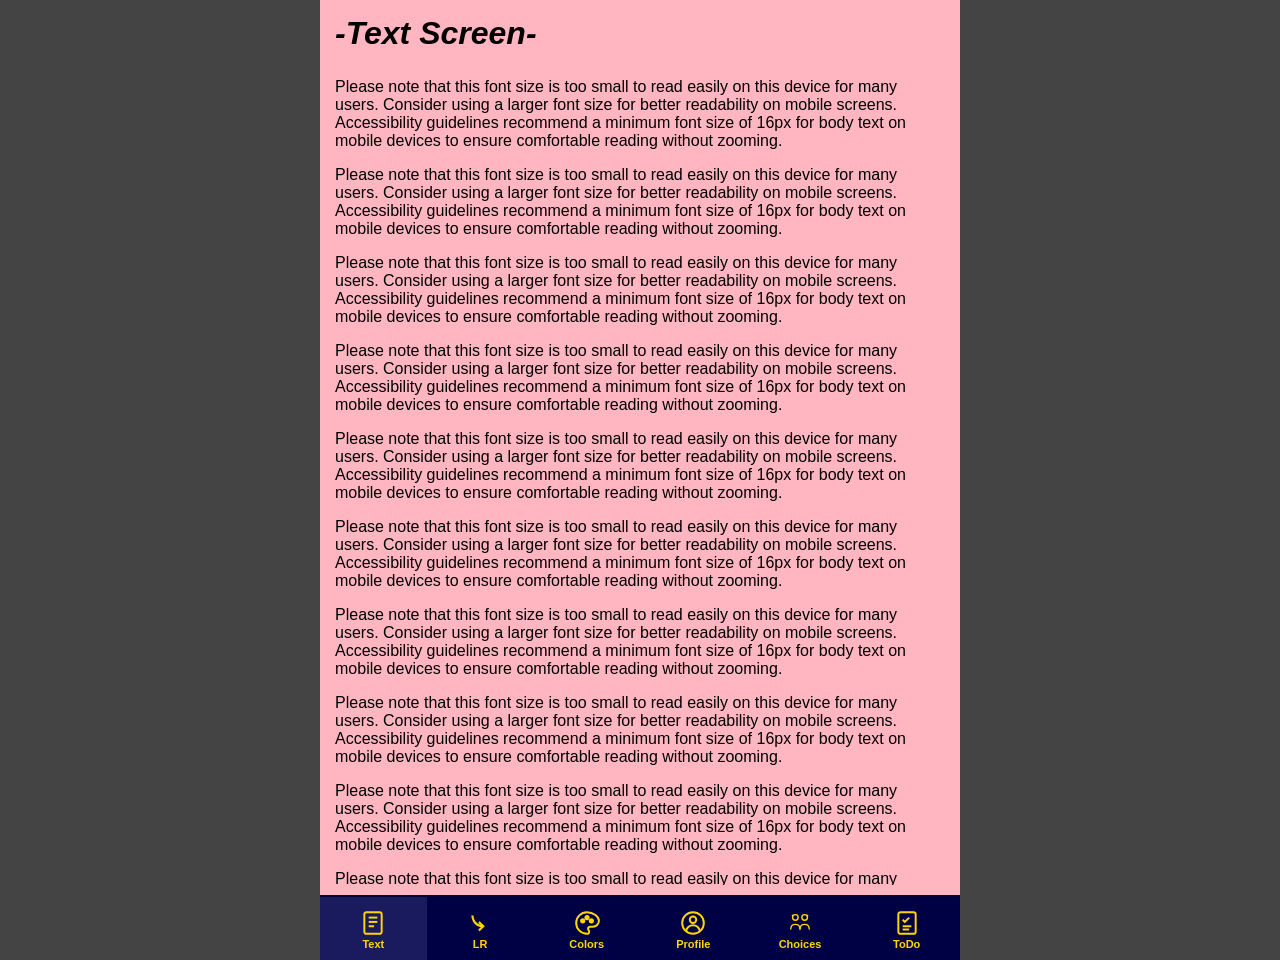
<file: index.html>
<!DOCTYPE html>
<html>
<head>
  <meta charset="UTF-8">
  <title>Tab Project</title>
  <link rel="stylesheet" href="css/styles.css">
</head>
<body>

<!-- tab holder /*Source https://www.w3schools.com/howto/howto_js_tab_header.asp*/ -->
<div id="app">
  <!-- Tab Content Area -->
  <div id="content">

    <div id="Text" class="tabcontent">
      <!-- Source: W3Schools CSS Overflow & Scroll
     https://www.w3schools.com/css/css_overflow.asp -->
      <h1>-Text Screen-</h1>
      <div class="text-scroll">
        <p>Please note that this font size is too small to read easily on this device for many users. Consider using a larger font size for better readability on mobile screens. Accessibility guidelines recommend a minimum font size of 16px for body text on mobile devices to ensure comfortable reading without zooming.</p>
        <p>Please note that this font size is too small to read easily on this device for many users. Consider using a larger font size for better readability on mobile screens. Accessibility guidelines recommend a minimum font size of 16px for body text on mobile devices to ensure comfortable reading without zooming.</p>
        <p>Please note that this font size is too small to read easily on this device for many users. Consider using a larger font size for better readability on mobile screens. Accessibility guidelines recommend a minimum font size of 16px for body text on mobile devices to ensure comfortable reading without zooming.</p>
        <p>Please note that this font size is too small to read easily on this device for many users. Consider using a larger font size for better readability on mobile screens. Accessibility guidelines recommend a minimum font size of 16px for body text on mobile devices to ensure comfortable reading without zooming.</p>
        <p>Please note that this font size is too small to read easily on this device for many users. Consider using a larger font size for better readability on mobile screens. Accessibility guidelines recommend a minimum font size of 16px for body text on mobile devices to ensure comfortable reading without zooming.</p>
        <p>Please note that this font size is too small to read easily on this device for many users. Consider using a larger font size for better readability on mobile screens. Accessibility guidelines recommend a minimum font size of 16px for body text on mobile devices to ensure comfortable reading without zooming.</p>
        <p>Please note that this font size is too small to read easily on this device for many users. Consider using a larger font size for better readability on mobile screens. Accessibility guidelines recommend a minimum font size of 16px for body text on mobile devices to ensure comfortable reading without zooming.</p>
        <p>Please note that this font size is too small to read easily on this device for many users. Consider using a larger font size for better readability on mobile screens. Accessibility guidelines recommend a minimum font size of 16px for body text on mobile devices to ensure comfortable reading without zooming.</p>
        <p>Please note that this font size is too small to read easily on this device for many users. Consider using a larger font size for better readability on mobile screens. Accessibility guidelines recommend a minimum font size of 16px for body text on mobile devices to ensure comfortable reading without zooming.</p>
        <p>Please note that this font size is too small to read easily on this device for many users. Consider using a larger font size for better readability on mobile screens. Accessibility guidelines recommend a minimum font size of 16px for body text on mobile devices to ensure comfortable reading without zooming.</p>
      </div>
    </div>

    <div id="LR" class="tabcontent">
      <h1>-Text in Lower Right-</h1>
      <span class="lr-text">Down Here</span>
    </div>

    <div id="Colors" class="tabcontent">
      <h1>-Colors Example-</h1>
      <div class="color-line color-line-1">Hello There</div>
      <div class="color-line color-line-2">Hi Again</div>

      <div class="pie-container">
        <canvas id="colorsChart" width="300" height="300"></canvas>
      </div>
    </div>

    <div id="Profile" class="tabcontent">
      <h1>-User Profile-</h1>
      <div class="profile-info">
        <img src="images/SmileyFace.png" class="profile-image" onclick="showWarning()">
        <p class="user-id">Smiley J. Smile</p>
      </div>
      <div id="profileWarning" class="warning-bar">
        <span><strong>Warning!</strong> Do not click on the profile images.</span>
        <button class="close-btn" onclick="closeWarning()">×</button>
      </div>
    </div>

    <div id="Choices" class="tabcontent">
      <h1>-Choices Screen-</h1>

      <div class="choices-form">
        <label class="choices-label">Camera Type #1:</label>
        <div class="radio-group">
          <label><input type="radio" name="cameraType1" value="dSLR" checked> dSLR</label>
          <label><input type="radio" name="cameraType1" value="Mirrorless"> Mirrorless</label>
        </div>

        <label class="choices-label">Camera Type #2:</label>
        <select id="cameraType2">
          <option value="dSLR">dSLR</option>
          <option value="Mirrorless">Mirrorless</option>
          <option value="Point and Shoot">Point and Shoot</option>
          <option value="Film">Film</option>
        </select>

        <button class="choices-btn" onclick="printChoices()">Print something based on above choices...</button>

        <p id="choicesOutput"></p>
      </div>
    </div>
<!-- Source: https://www.w3schools.com/howto/howto_js_todolist.asp -->
    <div id="ToDo" class="tabcontent">
      <h1>-To Do List-</h1>
      <div class="todo-input-row">
        <input type="text" id="todoInput" placeholder="New entry...">
        <button onclick="addTodo()">Add</button>
      </div>
      <ul id="todoList"></ul>
    </div>

  </div>


  <!-- Bottom Navigation Bar -->
  <div id="navbar">
    <button class="tablink active" onclick="openTab('Text', this)" id="defaultOpen">
      <svg viewBox="0 0 24 24" width="26" height="26" fill="none" stroke="currentColor" stroke-width="1.8">
        <rect x="4" y="2" width="16" height="20" rx="2"/>
        <line x1="8" y1="7" x2="16" y2="7"/>
        <line x1="8" y1="11" x2="16" y2="11"/>
        <line x1="8" y1="15" x2="13" y2="15"/>
      </svg>
      <span>Text</span>
    </button>

    <button class="tablink" onclick="openTab('LR', this)">
      <svg viewBox="0 0 24 24" width="26" height="26" fill="none" stroke="currentColor" stroke-width="2">
        <path d="M5 5c0 0 0 10 10 10"/>
        <polyline points="11,11 15,15 11,19"/>
      </svg>
      <span>LR</span>
    </button>

    <button class="tablink" onclick="openTab('Colors', this)">
      <svg viewBox="0 0 24 24" width="26" height="26" fill="none" stroke="currentColor" stroke-width="1.8">
        <path d="M12 2C6.5 2 2 6.5 2 12s4.5 10 10 10c1.1 0 2-.9 2-2 0-.5-.2-1-.5-1.3-.3-.3-.5-.8-.5-1.2 0-1.1.9-2 2-2h2.4c3 0 5.6-2.5 5.6-5.6C23 6.4 18 2 12 2z"/>
        <circle cx="8" cy="10" r="1.5" fill="currentColor"/>
        <circle cx="12" cy="7" r="1.5" fill="currentColor"/>
        <circle cx="16" cy="10" r="1.5" fill="currentColor"/>
      </svg>
      <span>Colors</span>
    </button>

    <button class="tablink" onclick="openTab('Profile', this)">
      <svg viewBox="0 0 24 24" width="26" height="26" fill="none" stroke="currentColor" stroke-width="1.8">
        <circle cx="12" cy="12" r="10"/>
        <circle cx="12" cy="9" r="3"/>
        <path d="M5.5 19.5C6.5 16 9 14 12 14s5.5 2 6.5 5.5"/>
      </svg>
      <span>Profile</span>
    </button>

    <button class="tablink" onclick="openTab('Choices', this)">
      <svg viewBox="0 0 28 24" width="26" height="26" fill="none" stroke="currentColor" stroke-width="1.5">
        <circle cx="9" cy="6" r="3"/>
        <path d="M4 19c0-3.5 2.2-5.5 5-5.5s5 2 5 5.5"/>
        <circle cx="19" cy="6" r="3"/>
        <path d="M14 19c0-3.5 2.2-5.5 5-5.5s5 2 5 5.5"/>
        <circle cx="6" cy="4" r="1" fill="currentColor" stroke="none"/>
        <circle cx="22" cy="4" r="1" fill="currentColor" stroke="none"/>
      </svg>
      <span>Choices</span>
    </button>

    <button class="tablink" onclick="openTab('ToDo', this)">
      <svg viewBox="0 0 24 24" width="26" height="26" fill="none" stroke="currentColor" stroke-width="1.8">
        <rect x="4" y="2" width="16" height="20" rx="2"/>
        <polyline points="8,9 10,11 14,7"/>
        <line x1="8" y1="15" x2="16" y2="15"/>
        <line x1="8" y1="18" x2="14" y2="18"/>
      </svg>
      <span>ToDo</span>
    </button>
  </div>
</div>

  
<script src="js/chart.js"></script>
<script src="js/chartjs-plugin-datalabels.js"></script>
<script src="js/app.js"></script>
</body>
</html>
</file>
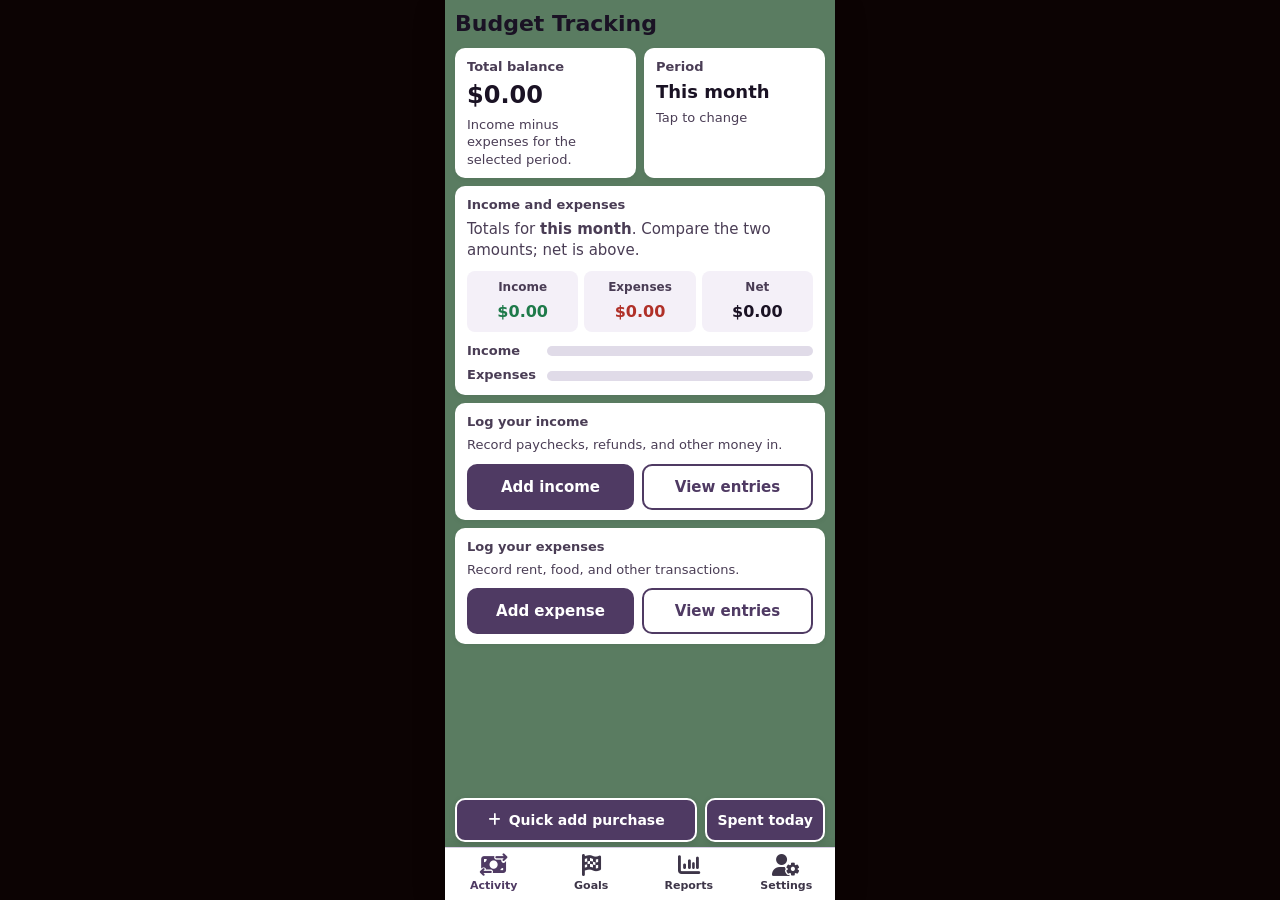
<file: phase 2/index.html>
<!DOCTYPE html>
<html lang="en">
<head>
    <meta charset="UTF-8">
    <meta name="viewport" content="width=device-width, initial-scale=1">
    <title>Budget</title>
    <meta http-equiv="refresh" content="0; url=activity.html">
    <script>window.location.replace('activity.html');</script>
</head>
<body>
<p style="font-family: system-ui, sans-serif; padding: 1rem;">Opening the app… <a href="activity.html">Continue to Activity</a></p>
</body>
</html>
</file>
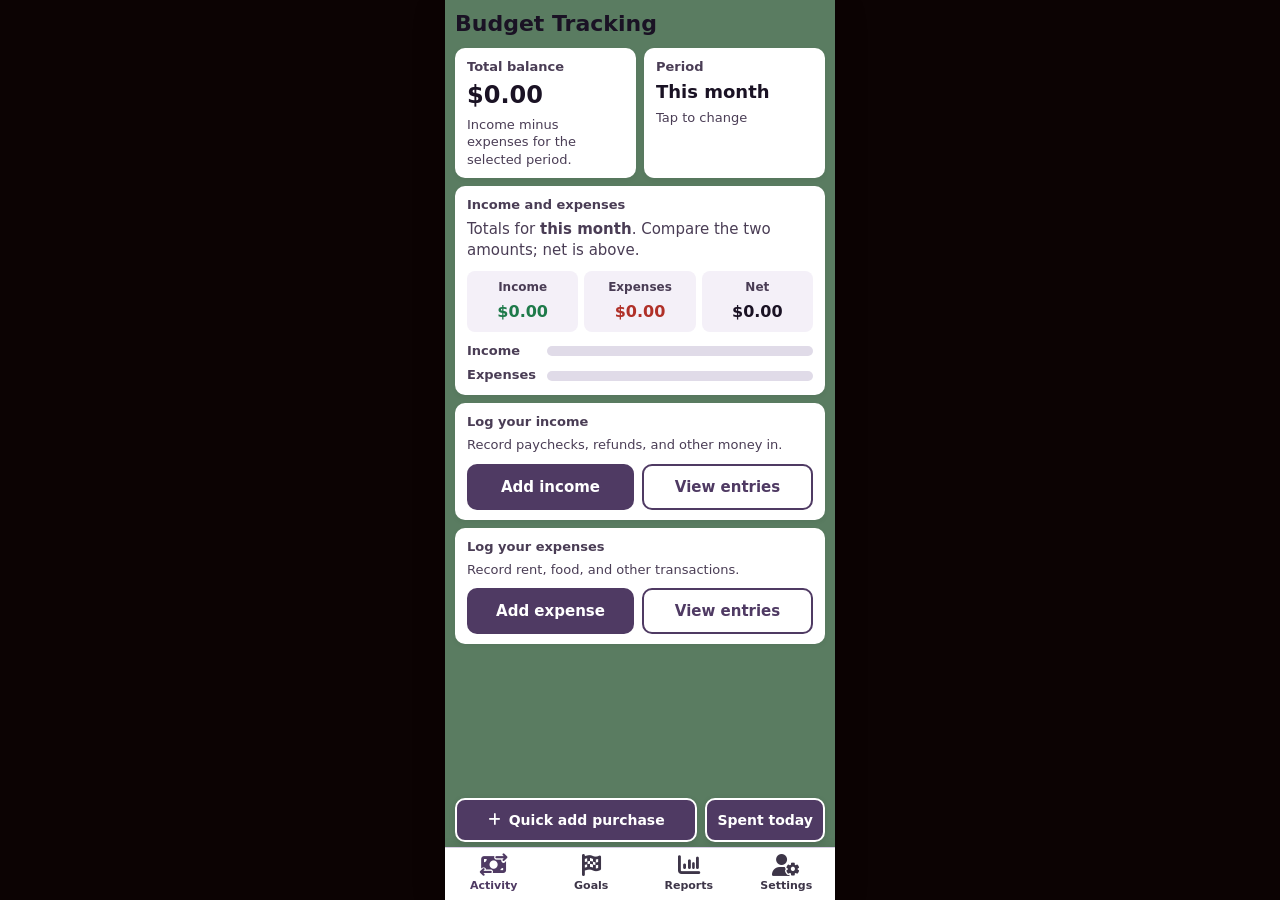
<file: phase 2/activity.html>
<!DOCTYPE html>
<html lang="en">
<head>
    <meta charset="UTF-8">
    <meta name="viewport" content="width=device-width, initial-scale=1, viewport-fit=cover">
    <title>Activity — Budget</title>
    <link rel="stylesheet" href="https://cdnjs.cloudflare.com/ajax/libs/font-awesome/6.5.1/css/all.min.css">
    <link rel="stylesheet" href="style.css">
</head>
<body>
<div class="phone-frame">
<div class="app-container with-fab-bar">
    <header class="screen-header">
        <h1 class="screen-title">Budget Tracking</h1>
    </header>

    <div class="top-cards">
        <div class="card">
            <p class="label">Total balance</p>
            <p class="value-primary" id="balance-amount">$0.00</p>
            <p class="hint">Income minus expenses for the selected period.</p>
        </div>
        <div id="period-card" class="card period-card" role="button" tabindex="0" aria-label="Change period filter">
            <p class="label">Period</p>
            <p class="value-secondary" id="period-label">This month</p>
            <p class="hint">Tap to change</p>
        </div>
    </div>


    <div class="card progress-summary-card">
        <p class="label">Income and expenses</p>
        <p class="progress-context">Totals for <strong id="progress-period-context">this month</strong>. Compare the two amounts; net is above.</p>
        <div class="progress-stats-row">
            <div class="stat-block">
                <span class="stat-label">Income</span>
                <span id="stat-income" class="stat-value stat-income">$0.00</span>
            </div>
            <div class="stat-block">
                <span class="stat-label">Expenses</span>
                <span id="stat-expenses" class="stat-value stat-expenses">$0.00</span>
            </div>
            <div class="stat-block">
                <span class="stat-label">Net</span>
                <span id="stat-net" class="stat-value stat-net">$0.00</span>
            </div>
        </div>
        <div class="progress-bars-compact" aria-hidden="true">
            <div class="bar-row">
                <span class="bar-label">Income</span>
                <div class="bar-track"><div id="bar-income" class="bar-fill bar-income" style="width:0%"></div></div>
            </div>
            <div class="bar-row">
                <span class="bar-label">Expenses</span>
                <div class="bar-track"><div id="bar-expenses" class="bar-fill bar-expenses" style="width:0%"></div></div>
            </div>
        </div>
    </div>

    <div class="card income-tools-card">
        <p class="label">Log your income</p>
        <p class="hint income-tools-hint">Record paychecks, refunds, and other money in.</p>
        <div class="income-tools-row">
            <button type="button" id="btn-open-income-modal" class="btn-income-tool">Add income</button>
            <button type="button" id="btn-open-income-list" class="btn-income-tool btn-income-tool-secondary">View entries</button>
        </div>
    </div>
    <div class="card income-tools-card">
        <p class="label">Log your expenses</p>
        <p class="hint income-tools-hint">Record rent, food, and other transactions.</p>
        <div class="income-tools-row">
            <button type="button" id="btn-open-expense-modal" class="btn-income-tool">
                Add expense
            </button>
            
            <button type="button" id="btn-open-expense-list" class="btn-income-tool btn-income-tool-secondary">
                View entries
            </button>
        </div>
    </div>

   
</div>

<div id="today-transactions-view" class="fullscreen-view hidden">
    <div class="view-header">
        <button type="button" id="back-btn" class="back-btn" aria-label="Back">← Back</button>
        <h2 class="view-title">Today's transactions</h2>
        <div class="today-summary-header">
            Total Spent Today: <span id="spent-today-amount-header" style="font-weight: bold; color: #d9534f;">$0.00</span>
        </div>
    </div>
    <ul id="today-transactions-list" class="transactions-list"></ul>
</div>

<div id="income-entries-view" class="fullscreen-view hidden">
    <div class="view-header view-header-stacked">
        <div class="view-header-row">
            <button type="button" id="income-list-back-btn" class="back-btn" aria-label="Back">← Back</button>
            <h2 class="view-title">Income entries</h2>
        </div>
        <p class="view-subtitle" id="income-list-period-label">For selected period</p>
        <button type="button" id="income-list-add-btn" class="btn-add-inline">+ Add income</button>
    </div>
    <ul id="income-entries-list" class="transactions-list"></ul>
</div>

<div id="income-modal" class="modal hidden">
    <div class="modal-content">
        <h3 id="income-modal-title">Add income</h3>
        <label for="income-name">Description</label>
        <input type="text" id="income-name" placeholder="e.g. Paycheck, Tax refund">
        <label for="income-amount">Amount ($)</label>
        <input type="number" id="income-amount" step="0.01" min="0" placeholder="0.00">
        <label for="income-date">Date received</label>
        <input type="date" id="income-date">
        <label for="income-source">Source</label>
        <select id="income-source"></select>
        <div class="modal-actions">
            <button type="button" id="income-save-btn" class="btn-primary">Save</button>
            <button type="button" id="income-cancel-btn" class="btn-secondary">Cancel</button>
        </div>
    </div>
</div>

<div id="expense-modal" class="modal hidden">
    <div class="modal-content">
        <h3 id="expense-modal-title">Add expense</h3>
        <label for="expense-name">Description</label>
        <input type="text" id="expense-name" placeholder="e.g. Groceries, Rent, Coffee">
        <label for="expense-amount">Amount ($)</label>
        <input type="number" id="expense-amount" step="0.01" min="0" placeholder="0.00">
        <label for="expense-date">Date</label>
        <input type="date" id="expense-date">
        <label for="expense-category">Category</label>
        <select id="expense-category"></select>
        <div class="modal-actions">
            <button type="button" id="expense-save-btn" class="btn-primary">Save</button>
            <button type="button" id="expense-cancel-btn" class="btn-secondary">Cancel</button>
        </div>
    </div>
</div>

<div id="expense-entries-view" class="fullscreen-view hidden">
    <div class="view-header view-header-stacked">
        <div class="view-header-row">
            <button type="button" id="expense-list-back-btn" class="back-btn" aria-label="Back">← Back</button>
            <h2 class="view-title">Expense entries</h2>
        </div>
        <p class="view-subtitle" id="expense-list-period-label">For selected period</p>
        <button type="button" id="expense-list-add-btn" class="btn-add-inline">+ Add expense</button>
    </div>
    <ul id="expense-entries-list" class="transactions-list"></ul>
</div>

<div id="period-modal" class="modal hidden">
    <div class="modal-content">
        <h3>Filter by period</h3>
        <div class="period-options">
            <button type="button" class="period-option" data-period="7">Last 7 days</button>
            <button type="button" class="period-option" data-period="14">Last 14 days</button>
            <button type="button" class="period-option" data-period="30">Last 30 days</button>
            <button type="button" class="period-option" data-period="month">This month</button>
        </div>
        <button type="button" id="period-close-btn" class="btn-secondary btn-full">Close</button>
    </div>
</div>

<div id="edit-modal" class="modal hidden">
    <div class="modal-content">
        <h3>Edit transaction</h3>
        <label for="edit-name">Name</label>
        <input type="text" id="edit-name" placeholder="Transaction name">
        <label for="edit-amount">Amount ($)</label>
        <input type="number" id="edit-amount" step="0.01" min="0" placeholder="0.00">
        <label for="edit-category">Category</label>
        <select id="edit-category">
            <option value="Food">Food</option>
            <option value="Coffee">Coffee</option>
            <option value="Transport">Transport</option>
            <option value="Shopping">Shopping</option>
            <option value="Entertainment">Entertainment</option>
            <option value="Bills">Bills</option>
            <option value="Other">Other</option>
        </select>
        <div class="modal-actions">
            <button type="button" id="edit-save-btn" class="btn-primary">Save</button>
            <button type="button" id="edit-cancel-btn" class="btn-secondary">Cancel</button>
        </div>
    </div>
</div>

<div class="fab-bar">
    <button type="button" id="quick-add-btn" class="fab" onclick="toggleSandra()">
        <i class="fa-solid fa-plus" aria-hidden="true"></i>
        <span class="fab-label">Quick add purchase</span>
    </button>
    <button type="button" id="spent-today-btn" class="fab fab-secondary" onclick="showTodayTransactionsView()">
        <span class="fab-label">Spent today</span>
    </button>
</div>

<div id="purch-modal" class="hidden">
    <div class="purch-modal-content">
        <div class="purch-header">
            <h3>Quick record</h3>
            <button type="button" class="close-btn" onclick="toggleSandra()" aria-label="Close">✕</button>
        </div>
        <label for="sandra-amount">Amount</label>
        <input type="number" id="sandra-amount" placeholder="0.00" inputmode="decimal">
        <label for="purchase-category">Category</label>
        <select id="purchase-category">
            <option value="Food">Food</option>
            <option value="Clothes">Clothes</option>
            <option value="Groceries">Groceries</option>
            <option value="Transport">Transport</option>
            <option value="Entertainment">Entertainment</option>
            <option value="Other">Other</option>
        </select>
        <button type="button" class="save-btn" onclick="saveSandra()">Save purchase</button>
    </div>
</div>

<script>
function toggleSandra() {
    const modal = document.getElementById('purch-modal');
    if (!modal) return;
    modal.classList.toggle('hidden');
    if (!modal.classList.contains('hidden')) {
        document.getElementById('sandra-amount').focus();
    }
}

function saveSandra() {
    const amountInput = document.getElementById('sandra-amount');
    const categorySelect = document.getElementById('purchase-category');
    
    const amount = parseFloat(amountInput.value);
    const category = categorySelect.value;

    if (amount && amount > 0) {
        const newTransaction = {
            id: generateId(),
            name: category + " Purchase",
            amount: amount,
            category: category,
            date: formatDateForStorage(new Date())
        };

        transactions.push(newTransaction);
        saveTransactions(transactions);
        updateSpentTodayDisplay();
        updateProgressSummary();
        renderTodayTransactionsList();

        alert('Saved ' + formatCurrency(amount) + ' for ' + category + '!');
        
        amountInput.value = '';
        toggleSandra();
    } else {
        alert('Please enter a valid amount.');
    }
}
</script>

<script src="app.js"></script>

<nav class="navigationtab" aria-label="Main">
    <a href="activity.html" class="nav-item active">
        <i class="fa-solid fa-money-bill-transfer" aria-hidden="true"></i>
        <span class="label">Activity</span>
    </a>
    <a href="goals.html" class="nav-item">
        <i class="fa-solid fa-flag-checkered" aria-hidden="true"></i>
        <span class="label">Goals</span>
    </a>
    <a href="reports.html" class="nav-item">
        <i class="fa-solid fa-chart-column" aria-hidden="true"></i>
        <span class="label">Reports</span>
    </a>
    <a href="settings.html" class="nav-item">
        <i class="fa-solid fa-user-gear" aria-hidden="true"></i>
        <span class="label">Settings</span>
    </a>
</nav>

</div> </body>
</html>
</file>
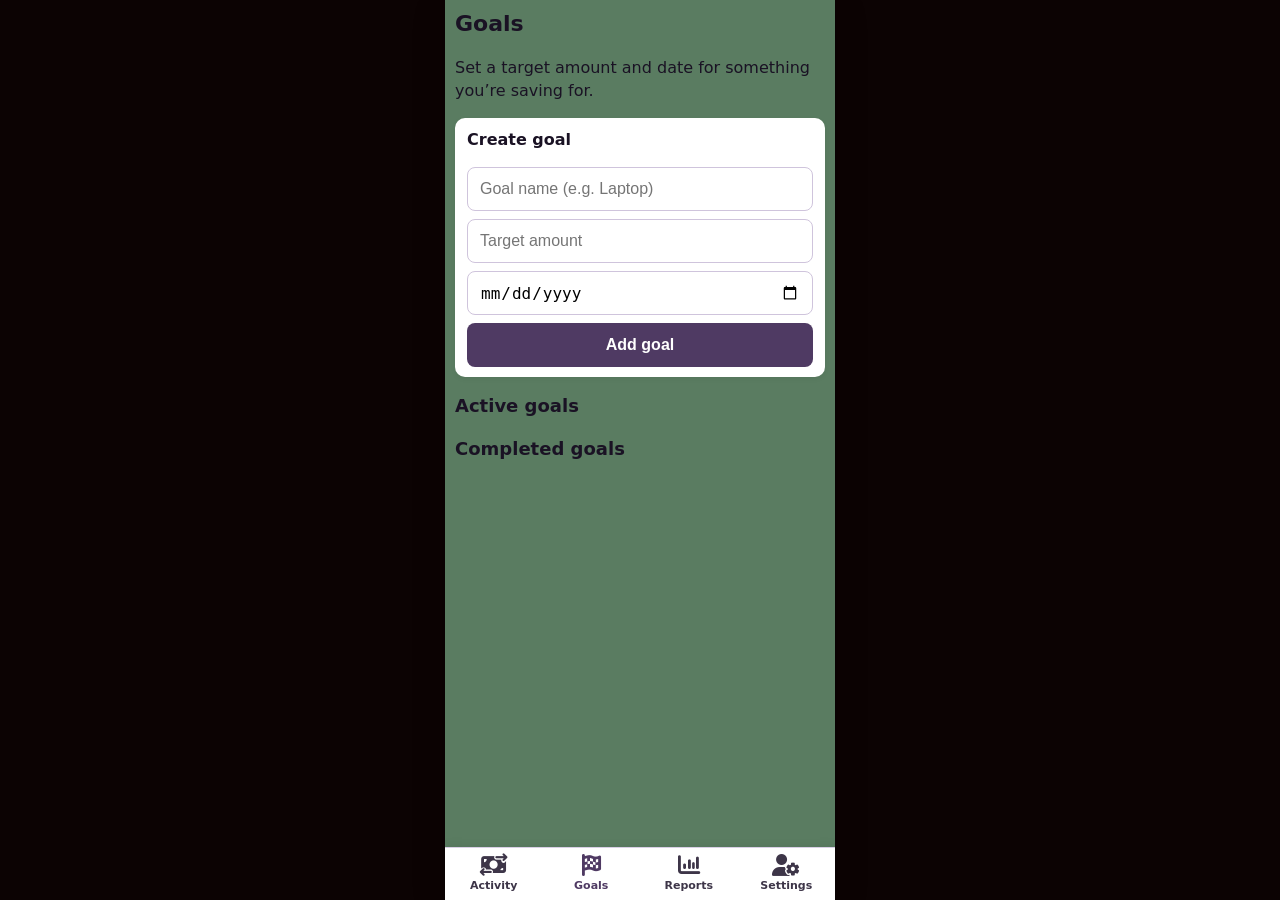
<file: phase 2/goals.html>
<!DOCTYPE html>
<html lang="en">
<head>
    <meta charset="UTF-8">
    <meta name="viewport" content="width=device-width, initial-scale=1, viewport-fit=cover">
    <title>Goals — Budget</title>
    <link rel="stylesheet" href="https://cdnjs.cloudflare.com/ajax/libs/font-awesome/6.5.1/css/all.min.css">
    <link rel="stylesheet" href="style.css">
</head>
<body>
<div class="phone-frame">
<div class="app-container goals-page">
    <header class="screen-header">
        <h1 class="screen-title">Goals</h1>
        <p class="screen-subtitle">Set a target amount and date for something you’re saving for.</p>
    </header>

    <div class="card">
        <h3 class="card-section-title">Create goal</h3>
        <input type="text" id="goal-name" placeholder="Goal name (e.g. Laptop)">
        <input type="number" id="goal-amount" placeholder="Target amount">
        <input type="date" id="goal-date">
        <button type="button" onclick="addGoal()">Add goal</button>
    </div>

    <h2 class="screen-title" style="font-size:1.125rem;margin-top:16px;">Active goals</h2>
    <div id="goals-list" class="goals-list"></div>
    <h2 class="screen-title" style="font-size:1.125rem;margin-top:16px;">Completed goals</h2>
    <div id="completed-goals-list"></div>
</div>

<script src="goals.js"></script>

<nav class="navigationtab" aria-label="Main">
    <a href="activity.html" class="nav-item">
        <i class="fa-solid fa-money-bill-transfer" aria-hidden="true"></i>
        <span class="label">Activity</span>
    </a>
    <a href="goals.html" class="nav-item active">
        <i class="fa-solid fa-flag-checkered" aria-hidden="true"></i>
        <span class="label">Goals</span>
    </a>
    <a href="reports.html" class="nav-item">
        <i class="fa-solid fa-chart-column" aria-hidden="true"></i>
        <span class="label">Reports</span>
    </a>
    <a href="settings.html" class="nav-item">
        <i class="fa-solid fa-user-gear" aria-hidden="true"></i>
        <span class="label">Settings</span>
    </a>
</nav>
</div>
</body>
</html>
</file>
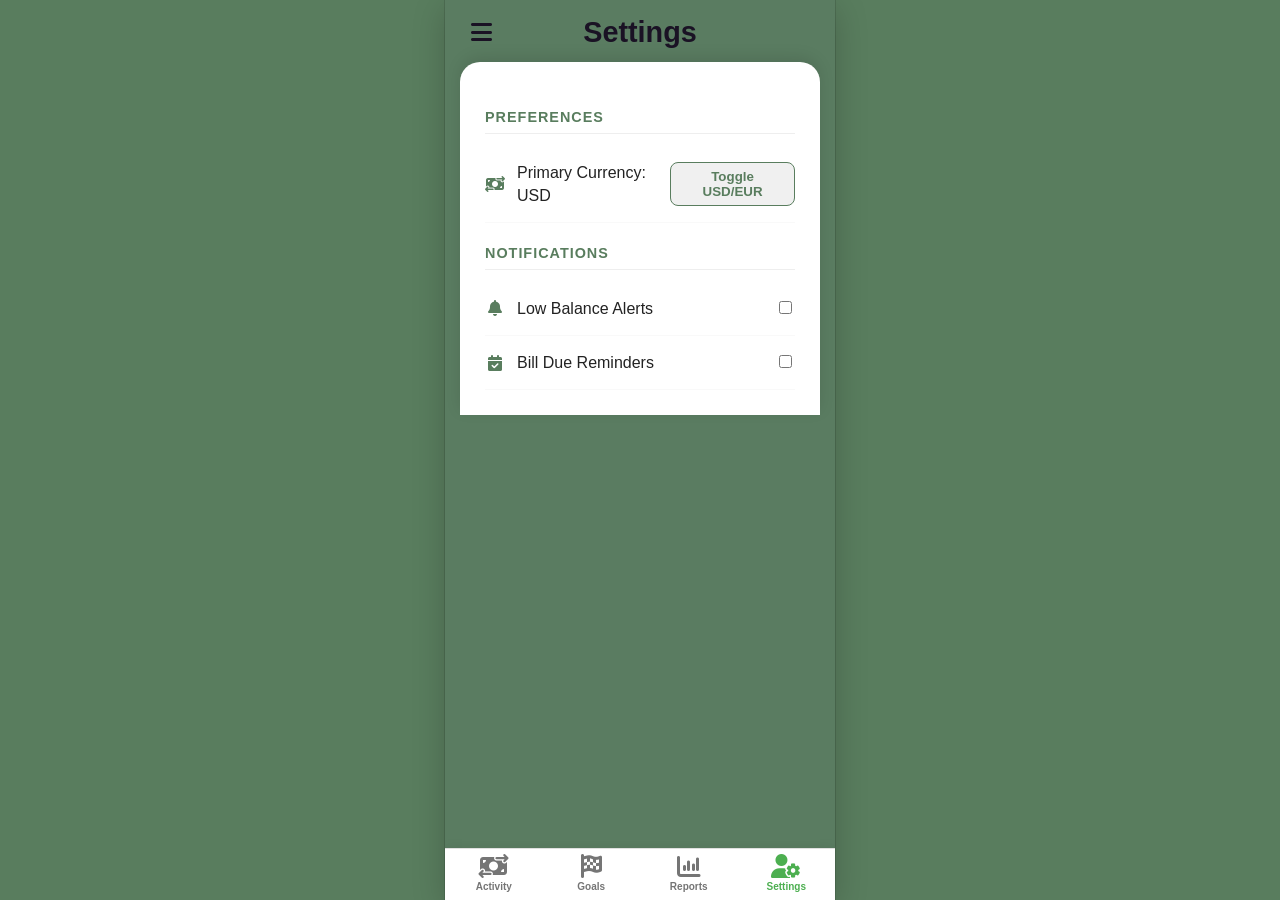
<file: phase 2/settings.html>
<!DOCTYPE html>
<html lang="en">
<head>
    <meta charset="UTF-8">
    <meta name="viewport" content="width=device-width, initial-scale=1, viewport-fit=cover">
    <title>Settings — Budget</title>
    <link rel="stylesheet" href="https://cdnjs.cloudflare.com/ajax/libs/font-awesome/6.5.1/css/all.min.css">
    <link rel="stylesheet" href="style.css">
    <link rel="stylesheet" href="settings.css">
</head>
<body>
<div class="phone-frame">
<header class="settings-header">
    <button type="button" class="menu-btn" aria-label="Open Menu">
        <i class="fa-solid fa-bars"></i>
    </button>
    <h1>Settings</h1>
</header>

<main class="settings-container app-container">
    <section class="settings-group">
        <h2 class="group-title">Preferences</h2>
        <div class="setting-item">
            <div class="setting-info">
                <i class="fa-solid fa-money-bill-transfer"></i>
                <span>Primary Currency: <span id="currencyDisplay">USD</span></span>
            </div>
            <button type="button" class="toggle-btn" id="currencyToggle" onclick="toggleCurrency()">Toggle USD/EUR</button>
        </div>
    </section>

    <section class="settings-group">
        <h2 class="group-title">Notifications</h2>
        <div class="setting-item">
            <div class="setting-info">
                <i class="fa-solid fa-bell"></i>
                <span>Low Balance Alerts</span>
            </div>
            <label class="switch">
                <input type="checkbox" id="lowBalanceToggle" onchange="saveSettings()" checked>
                <span class="slider"></span>
            </label>
        </div>
        <div class="setting-item">
            <div class="setting-info">
                <i class="fa-solid fa-calendar-check"></i>
                <span>Bill Due Reminders</span>
            </div>
            <label class="switch">
                <input type="checkbox" id="billDueToggle" onchange="saveSettings()" checked>
                <span class="slider"></span>
            </label>
        </div>
    </section>
</main>

<script src="settings.js"></script>

<nav class="navigationtab" aria-label="Main">
    <a href="activity.html" class="nav-item">
        <i class="fa-solid fa-money-bill-transfer" aria-hidden="true"></i>
        <span class="label">Activity</span>
    </a>
    <a href="goals.html" class="nav-item">
        <i class="fa-solid fa-flag-checkered" aria-hidden="true"></i>
        <span class="label">Goals</span>
    </a>
    <a href="reports.html" class="nav-item">
        <i class="fa-solid fa-chart-column" aria-hidden="true"></i>
        <span class="label">Reports</span>
    </a>
    <a href="settings.html" class="nav-item active">
        <i class="fa-solid fa-user-gear" aria-hidden="true"></i>
        <span class="label">Settings</span>
    </a>
</nav>
</div>
</body>
</html>
</file>
<file: css/styles.css>
/*Source tabholder https://www.w3schools.com/howto/howto_js_tab_header.asp*/
/* ========== Page & App Shell ========== */

body, html {
  height: 100%;
  margin: 0;
  font-family: Arial, sans-serif;
  background-color: #444;
}

#app {
  width: 640px;
  height: 960px;
  margin: 0 auto;
  position: relative;
  overflow: hidden;
  background-color: #FFB6C1;
}

#content {
  height: 895px;
  position: relative;
  overflow: hidden;
}

/* ========== Tab Content (shared defaults) ========== */

.tabcontent {
  display: none;
  height: 100%;
  padding: 10px 15px;
  box-sizing: border-box;
  background-color: #FFB6C1;
  color: #000;
  overflow-y: auto;
}

.tabcontent h1 {
  font-style: italic;
  margin: 5px 0 10px 0;
}
/*source https://www.w3schools.com/css/css_overflow.asp */
/* ========== Tab 1: Text ========== */

#Text {
  text-align: left;
  overflow: hidden;
  display: flex;
  flex-direction: column;
}

#Text h1 {
  flex-shrink: 0;
}

.text-scroll {
  flex: 1;
  overflow-y: auto;
  padding-right: 5px;
}

/* ========== Tab-specific backgrounds (override if needed) ========== */

/* ========== Tab 2: LR ========== */
/* Source: W3Schools CSS Position Property
     https://www.w3schools.com/css/css_positioning.asp */
#LR {
  background-color: #FFB6C1;
  position: relative;
}

.lr-text {
  position: absolute;
  bottom: 15px;
  right: 15px;
  font-size: 14px;
}

/* ========== Tab 3: Colors ========== */

#Colors {
  background-color: #FFB6C1;
  text-align: center;
}

.color-line {
  width: 100%;
  padding: 8px 0;
  font-size: 20px;
  font-weight: bold;
  text-align: center;
}

.color-line-1 {
  background-color: #000;
  color: #FFD700;
}

.color-line-2 {
  background-color: #FFD700;
  color: #800080;
}

.pie-container {
  max-width: 480px;
  margin: 10px auto 0;
}

.pie-chart {
  display: block;
}
#Profile { background-color: #FFB6C1; }
/* ========== Tab 5: Choices ========== */

#Choices {
  background-color: #FFB6C1;
  text-align: left;
}

.choices-form {
  padding: 5px 0;
}

.choices-label {
  display: block;
  font-size: 18px;
  font-weight: bold;
  margin-top: 15px;
  margin-bottom: 5px;
}

.radio-group label {
  display: block;
  font-size: 16px;
  margin: 4px 0;
  cursor: pointer;
}

.radio-group input[type="radio"] {
  margin-right: 6px;
  transform: scale(1.2);
  cursor: pointer;
}

#cameraType2 {
  font-size: 16px;
  padding: 6px 10px;
  margin-top: 4px;
}

.choices-btn {
  display: block;
  margin: 25px auto;
  padding: 12px 20px;
  font-size: 14px;
  background-color: #e0e0e0;
  border: 2px solid #999;
  cursor: pointer;
}

.choices-btn:hover {
  background-color: #d0d0d0;
}

#choicesOutput {
  font-size: 16px;
  margin-top: 10px;
  font-weight: bold;
}
/* ========== Tab 6: ToDo ========== */
/* Source: https://www.w3schools.com/howto/howto_js_todolist.asp  */
#ToDo {
  background-color: #FFB6C1;
  text-align: left;
}

.todo-input-row {
  display: flex;
  gap: 8px;
  margin-bottom: 10px;
}

.todo-input-row input {
  flex: 1;
  font-size: 16px;
  padding: 8px 10px;
  border: 2px solid #999;
}

.todo-input-row button {
  font-size: 16px;
  padding: 8px 16px;
  cursor: pointer;
  border: 2px solid #999;
  background-color: #e0e0e0;
}

.todo-input-row button:hover {
  background-color: #d0d0d0;
}

#todoList {
  list-style: none;
  padding: 0;
  margin: 0;
}

#todoList li {
  display: flex;
  align-items: center;
  padding: 12px 10px;
  font-size: 16px;
  font-weight: bold;
  border-bottom: 1px solid #ccc;
  background-color: #d3d3d3;
  cursor: pointer;
}

#todoList li.checked {
  background-color: #fff;
  color: #888;
  text-decoration: line-through;
}

#todoList li .todo-text {
  flex: 1;
}

#todoList li .delete-btn {
  font-size: 18px;
  color: #666;
  background: none;
  border: none;
  cursor: pointer;
  padding: 0 4px;
  margin-left: 10px;
}

#todoList li .delete-btn:hover {
  color: #c00;
}

#todoList li .check-mark {
  margin-right: 8px;
  font-size: 16px;
  color: #555;
}

/* ========== Bottom Navigation Bar ========== */

#navbar {
  height: 65px;
  display: flex;
  background-color: #000044;
  border-top: 2px solid #000033;
}

.tablink {
  flex: 1;
  display: flex;
  flex-direction: column;
  align-items: center;
  justify-content: center;
  gap: 2px;
  background-color: #000044;
  color: #FFD700;
  border: none;
  outline: none;
  cursor: pointer;
  font-size: 11px;
  font-weight: bold;
  padding: 4px 0;
}

.tablink svg {
  color: #FFD700;
}

.tablink.active {
  background-color: #1a1a5e;
}

.tablink:hover {
  background-color: #1a1a5e;
}

/* ========== Profile tab ========== */

.profile-info {
  display: flex;
  flex-direction: column;
  align-items: center;
  margin-top: 10px;
}

.profile-image {
  width: 160px;
  height: 160px;
  cursor: pointer;
}

.user-id {
  margin-top: 8px;
  font-size: 20px;
  font-family: "Times New Roman", serif;
  font-weight: bold;
}

.warning-bar {
  position: relative;
  background-color: #f44336;
  color: white;
  padding: 14px 48px 14px 20px;
  font-size: 18px;
  display: none;
  display: none;
  box-sizing: border-box;
}

.close-btn {
  position: absolute;
  right: 16px;
  top: 50%;
  transform: translateY(-50%);
  background: none;
  border: none;
  color: white;
  font-size: 26px;
  cursor: pointer;
}
</file>
<file: phase 2/style.css>
/* Mobile-first: ~390px frame; min 16px body text; accessible contrast */
:root {
    --frame-max: 390px;
    --bg-page: #5A7C61;
    --text-on-page: #1a1224;
    --text-muted: #4a3d55;
    --btn-primary-bg: #4f3a63;
    --btn-primary-hover: #3d2d4d;
    --accent-income: #1e7a4a;
    --accent-expense: #b03028;
    --card-radius: 10px;
    --nav-h: 52px;
    --fab-above-nav: 56px;
    --z-nav: 1000;
    --z-fab: 1001;
    --z-fullscreen: 1100;
    --z-modal: 2100;
    --z-purch-modal: 2200;
}

html {
    margin: 0;
    padding: 0;
    height: 100%;
    -webkit-text-size-adjust: 100%;
}

body {
    margin: 0;
    background-color: rgb(12, 3, 3);
    color: var(--text-on-page);
    font-family: system-ui, -apple-system, "Segoe UI", Roboto, Arial, sans-serif;
    font-size: 16px;
    line-height: 1.45;
    min-height: 100%;
    display: flex;
    justify-content: center;
    align-items: stretch;
    box-sizing: border-box;
}

.phone-frame {
    width: 100%;
    max-width: var(--frame-max);
    min-height: 100vh;
    min-height: 100dvh;
    margin: 0 auto;
    position: relative;
    background-color: var(--bg-page);
    color: var(--text-on-page);
    box-shadow: 0 0 0 1px rgba(0, 0, 0, 0.12), 0 8px 32px rgba(0, 0, 0, 0.2);
    transform: translateZ(0);
    box-sizing: border-box;
    overflow-x: hidden;
    overflow-y: auto;
    -webkit-overflow-scrolling: touch;
}

.screen-header {
    margin-bottom: 8px;
    border: none;
    padding-bottom: 0;
}

.screen-title {
    font-size: 1.375rem;
    font-weight: 700;
    margin: 0;
    color: var(--text-on-page);
}

.top-cards {
    display: flex;
    flex-direction: row;
    justify-content: space-between;
    gap: 8px;
    width: 100%;
    margin-bottom: 8px;
}

.card {
    background-color: #fff;
    border-radius: var(--card-radius);
    padding: 10px 12px;
    flex: 1;
    min-width: 0;
    /* Downward bias so blur doesn’t read as a dark rule above the card */
    box-shadow: 0 2px 6px -1px rgba(0, 0, 0, 0.07);
}

.card .label {
    font-size: 0.8125rem;
    font-weight: 600;
    color: var(--text-muted);
    margin: 0 0 4px 0;
}

.value-primary {
    font-size: 1.5rem;
    font-weight: 800;
    margin: 0;
    line-height: 1.2;
    color: var(--text-on-page);
    word-break: break-word;
}

.value-secondary {
    font-size: 1.125rem;
    font-weight: 700;
    margin: 0;
    line-height: 1.25;
    color: var(--text-on-page);
}

.card .hint {
    font-size: 0.8125rem;
    color: var(--text-muted);
    margin: 6px 0 0 0;
    line-height: 1.35;
}

.app-container {
    display: block;
    box-sizing: border-box;
    width: 100%;
    max-width: none;
    margin: 0;
    padding: 8px 10px calc(var(--nav-h) + 12px + env(safe-area-inset-bottom, 0px)) 10px;
}

.app-container.with-fab-bar {
    padding-bottom: calc(var(--nav-h) + var(--fab-above-nav) + env(safe-area-inset-bottom, 0px));
}

.period-card {
    cursor: pointer;
    transition: background-color 0.2s, transform 0.1s;
}
.period-card:hover,
.period-card:focus {
    background-color: #f5f0fa;
    outline: 2px solid #9b7bb8;
}
.period-card:active {
    transform: scale(0.98);
}

.period-options {
    display: flex;
    flex-direction: column;
    gap: 8px;
}
.period-option {
    padding: 12px 16px;
    background: #f0ebf5;
    border: 1px solid #9b7bb8;
    border-radius: 8px;
    font-size: 16px;
    cursor: pointer;
    text-align: left;
    transition: background-color 0.2s;
}
.period-option:hover {
    background: #e5dcef;
}

.spent-today-card {
    cursor: pointer;
    margin-bottom: 8px;
    transition: background-color 0.2s, transform 0.1s;
}
.spent-today-card:hover,
.spent-today-card:focus {
    background-color: #f5f0fa;
    outline: 2px solid #9b7bb8;
}
.spent-today-card:active {
    transform: scale(0.98);
}

.income-tools-card {
    margin-bottom: 8px;
}
.income-tools-hint {
    margin-top: 0 !important;
    margin-bottom: 10px !important;
}
.income-tools-row {
    display: flex;
    gap: 8px;
}
.btn-income-tool {
    flex: 1;
    padding: 12px 10px;
    min-height: 44px;
    border: none;
    border-radius: 10px;
    font-size: 0.9375rem;
    font-weight: 700;
    font-family: inherit;
    cursor: pointer;
    background: var(--btn-primary-bg);
    color: #fff;
}
.btn-income-tool-secondary {
    background: #fff;
    color: var(--btn-primary-bg);
    border: 2px solid var(--btn-primary-bg);
}
.btn-income-tool:hover,
.btn-income-tool:focus {
    filter: brightness(1.08);
}

.progress-summary-card {
    margin-bottom: 8px;
}
.progress-context {
    font-size: 0.9375rem;
    color: var(--text-muted);
    margin: 0 0 10px 0;
    line-height: 1.4;
}
.settings-placeholder-copy {
    margin-bottom: 0;
}

.progress-stats-row {
    display: grid;
    grid-template-columns: 1fr 1fr 1fr;
    gap: 6px;
    margin-bottom: 10px;
}
.stat-block {
    background: #f4f0f8;
    border-radius: 8px;
    padding: 8px 6px;
    text-align: center;
    min-width: 0;
}
.stat-label {
    display: block;
    font-size: 0.75rem;
    font-weight: 600;
    color: var(--text-muted);
    margin-bottom: 4px;
}
.stat-value {
    display: block;
    font-size: 1rem;
    font-weight: 800;
    color: var(--text-on-page);
    word-break: break-word;
}
.stat-value.stat-income {
    color: var(--accent-income);
}
.stat-value.stat-expenses {
    color: var(--accent-expense);
}
.stat-net-negative {
    color: var(--accent-expense) !important;
}
.stat-net-positive {
    color: var(--accent-income) !important;
}

.progress-bars-compact {
    display: flex;
    flex-direction: column;
    gap: 6px;
}
.bar-row {
    display: grid;
    grid-template-columns: 4.5rem 1fr;
    align-items: center;
    gap: 8px;
    font-size: 0.8125rem;
    color: var(--text-muted);
    font-weight: 600;
}
.bar-track {
    height: 10px;
    background: #e0dbe8;
    border-radius: 6px;
    overflow: hidden;
}
.bar-fill {
    height: 100%;
    border-radius: 6px;
    max-width: 100%;
    transition: width 0.25s ease;
}
.bar-fill.bar-income {
    background: #2ecc71;
}
.bar-fill.bar-expenses {
    background: #e74c3c;
}

.fullscreen-view {
    position: fixed;
    top: 0;
    left: 0;
    right: 0;
    bottom: 0;
    background-color: var(--bg-page);
    color: var(--text-on-page);
    z-index: var(--z-fullscreen);
    overflow-y: auto;
    padding: 12px 10px calc(12px + env(safe-area-inset-bottom, 0px));
    box-sizing: border-box;
}
.fullscreen-view.hidden {
    display: none;
}
.view-header {
    display: flex;
    align-items: center;
    gap: 10px;
    margin-bottom: 12px;
}
.view-header-stacked {
    flex-direction: column;
    align-items: stretch;
    gap: 8px;
}
.view-header-row {
    display: flex;
    align-items: center;
    gap: 10px;
}
.view-title {
    font-size: 1.25rem;
    font-weight: 700;
    margin: 0;
    color: var(--text-on-page);
}
.view-subtitle {
    font-size: 0.9375rem;
    color: var(--text-muted);
    margin: 0 0 4px 0;
    padding-left: 4px;
}
.btn-add-inline {
    width: 100%;
    padding: 12px;
    min-height: 44px;
    border-radius: 10px;
    border: none;
    background: var(--accent-income);
    color: #fff;
    font-weight: 700;
    font-size: 1rem;
    font-family: inherit;
    cursor: pointer;
}
.btn-add-inline:hover,
.btn-add-inline:focus {
    filter: brightness(1.05);
}

.back-btn {
    background: #fff;
    color: var(--text-on-page);
    border: 1px solid #cfc4dc;
    padding: 10px 14px;
    border-radius: 8px;
    cursor: pointer;
    font-size: 1rem;
    font-weight: 600;
    box-shadow: 0 1px 2px rgba(0, 0, 0, 0.06);
    min-height: 44px;
}

.transactions-list {
    list-style: none;
    padding: 0;
    margin: 0;
}
.transaction-item {
    background: white;
    border-radius: 12px;
    padding: 14px 16px;
    margin-bottom: 10px;
    display: flex;
    justify-content: space-between;
    align-items: center;
    flex-wrap: wrap;
    gap: 8px;
    box-shadow: 0 2px 4px rgba(0, 0, 0, 0.08);
}
.transaction-info {
    flex: 1;
    min-width: 0;
}
.transaction-name {
    font-weight: 600;
    font-size: 1rem;
}
.transaction-empty {
    justify-content: center;
    text-align: center;
    color: var(--text-muted);
    font-size: 1rem;
    padding: 20px 16px !important;
}
.transaction-category {
    display: block;
    margin-top: 4px;
    padding: 8px 10px;
    font-size: 1rem;
    border: 1px solid #cfc4dc;
    border-radius: 6px;
    background: #faf8fc;
    cursor: pointer;
    max-width: 100%;
}
.income-entry-meta {
    font-size: 0.8125rem;
    color: var(--text-muted);
    margin-top: 4px;
    display: block;
}
.transaction-amount-income {
    color: var(--accent-income);
    font-weight: 700;
    font-size: 1rem;
}
.modal-hint {
    font-size: 0.875rem;
    color: var(--text-muted);
    margin-top: 8px;
}
.transaction-amount {
    font-weight: 700;
    color: var(--accent-expense);
    font-size: 1rem;
}
.transaction-actions {
    display: flex;
    gap: 8px;
}
.transaction-actions button {
    padding: 6px 12px;
    border: none;
    border-radius: 6px;
    font-size: 0.9375rem;
    cursor: pointer;
}
.btn-edit {
    background: var(--btn-primary-bg);
    color: #fff;
}
.btn-delete {
    background: #e74c3c;
    color: white;
}

.modal {
    position: fixed;
    top: 0;
    left: 0;
    right: 0;
    bottom: 0;
    background: rgba(0, 0, 0, 0.5);
    display: flex;
    align-items: center;
    justify-content: center;
    z-index: var(--z-modal);
}
.modal.hidden {
    display: none;
}
.modal-content {
    background: #fff;
    color: var(--text-on-page);
    border-radius: 16px;
    padding: 20px;
    max-width: min(340px, 100% - 24px);
    width: 90%;
    box-sizing: border-box;
}
.modal-content h3 {
    margin-top: 0;
    font-size: 1.125rem;
}
.btn-full {
    margin-top: 14px;
    width: 100%;
}
.modal-content label {
    display: block;
    font-weight: 600;
    margin: 12px 0 4px 0;
}
.modal-content input,
.modal-content select {
    width: 100%;
    padding: 10px 12px;
    font-size: 16px;
    border: 1px solid #ccc;
    border-radius: 8px;
    box-sizing: border-box;
}
.modal-actions {
    display: flex;
    gap: 12px;
    margin-top: 20px;
}
.btn-primary {
    flex: 1;
    padding: 12px 14px;
    background: var(--btn-primary-bg);
    color: #fff;
    border: none;
    border-radius: 8px;
    font-size: 1rem;
    font-weight: 600;
    cursor: pointer;
    min-height: 44px;
}
.btn-primary:hover,
.btn-primary:focus {
    background: var(--btn-primary-hover);
}
.btn-secondary {
    flex: 1;
    padding: 12px 14px;
    background: #ece8f0;
    color: var(--text-on-page);
    border: 1px solid #cfc4dc;
    border-radius: 8px;
    font-size: 1rem;
    font-weight: 600;
    cursor: pointer;
    min-height: 44px;
}

.fab-bar {
    position: fixed;
    left: 0;
    right: 0;
    bottom: calc(var(--nav-h) + env(safe-area-inset-bottom, 0px));
    width: 100%;
    box-sizing: border-box;
    padding: 0 10px 6px;
    display: flex;
    gap: 8px;
    z-index: var(--z-fab);
    pointer-events: none;
}
.fab-bar .fab {
    pointer-events: auto;
}
.fab {
    flex: 1;
    min-height: 44px;
    border-radius: 10px;
    background: var(--btn-primary-bg);
    color: #fff;
   border: 2px solid #FFFFFF;
    font-family: inherit;
    font-weight: 700;
    font-size: 0.875rem;
    display: flex;
    align-items: center;
    justify-content: center;
    gap: 8px;
    padding: 8px 10px;
    cursor: pointer;
    box-shadow: 0 2px 6px rgba(0, 0, 0, 0.12);
}
.fab-secondary {
    flex: 0 0 auto;
    min-width: 6.5rem;
}
.fab-label {
    line-height: 1.2;
    text-align: center;
}
.fab:hover,
.fab:focus {
    background: var(--btn-primary-hover);
    outline: 2px solid #fff;
    outline-offset: 2px;
}

.navigationtab {
    position: fixed;
    bottom: 0;
    left: 0;
    width: 100%;
    min-height: var(--nav-h);
    padding-bottom: env(safe-area-inset-bottom, 0px);
    box-sizing: border-box;
    background-color: #fff;
    display: flex;
    justify-content: space-around;
    align-items: center;
    border-top: 1px solid #d8cfe5;
    box-shadow: 0 -2px 10px rgba(0, 0, 0, 0.06);
    z-index: var(--z-nav);
}
.nav-item {
    text-decoration: none;
    color: #3d3548;
    display: flex;
    flex-direction: column;
    align-items: center;
    justify-content: center;
    font-size: 0.6875rem;
    font-weight: 600;
    min-width: 64px;
    min-height: 44px;
    padding: 4px 8px;
}
.nav-item i {
    font-size: 22px;
    margin-bottom: 2px;
}
.nav-item.active {
    color: var(--btn-primary-bg);
}

#purch-modal {
    position: fixed;
    top: 0;
    left: 0;
    width: 100%;
    height: 100%;
    background: rgba(0, 0, 0, 0.6);
    z-index: var(--z-purch-modal);
    display: flex;
    align-items: flex-end;
    justify-content: center;
}
.purch-modal-content {
    background: white;
    width: 100%;
    max-width: 100%;
    padding: 20px 20px 40px 20px;
    border-radius: 24px 24px 0 0;
    animation: sandraSlideUp 0.3s ease-out;
}
@keyframes sandraSlideUp {
    from {
        transform: translateY(100%);
    }
    to {
        transform: translateY(0);
    }
}
.purch-header {
    display: flex;
    justify-content: space-between;
    align-items: center;
    margin-bottom: 20px;
}
.close-btn {
    background: transparent;
    border: none;
    font-size: 1.25rem;
    line-height: 1;
    color: var(--text-on-page);
    cursor: pointer;
    min-width: 44px;
    min-height: 44px;
    border-radius: 8px;
}
.close-btn:hover,
.close-btn:focus {
    background: #f0ebf5;
}
.purch-modal-content input,
.purch-modal-content select {
    width: 100%;
    padding: 15px;
    margin: 8px 0 20px 0;
    border: 1px solid #ddd;
    border-radius: 12px;
    font-size: 18px;
    box-sizing: border-box;
}
.save-btn {
    width: 100%;
    padding: 14px;
    background: var(--btn-primary-bg);
    color: #fff;
    border: none;
    border-radius: 12px;
    font-weight: 700;
    font-size: 1rem;
    cursor: pointer;
    min-height: 48px;
}
.hidden {
    display: none !important;
    pointer-events: none !important;
}

/* Goals page */
.card-section-title {
    font-size: 1rem;
    font-weight: 700;
    margin: 0 0 8px 0;
    color: var(--text-on-page);
}
.goals-page .card input,
.goals-page .card button {
    font-size: 1rem;
    margin-top: 8px;
    width: 100%;
    box-sizing: border-box;
    min-height: 44px;
    padding: 10px 12px;
    border-radius: 8px;
    border: 1px solid #cfc4dc;
}
.goals-page .card button {
    background: var(--btn-primary-bg);
    color: #fff;
    border: none;
    font-weight: 700;
    cursor: pointer;
}

.goal-card {
    background: #fff;
    border-radius: var(--card-radius);
    padding: 14px;
    margin-bottom: 12px;
    box-shadow: 0 1px 3px rgba(0, 0, 0, 0.08);
}
.goal-card h3 {
    margin: 0 0 8px 0;
    font-size: 1.125rem;
}
.goal-numbers {
    font-weight: 700;
    margin: 0.25rem 0;
}
.goal-percent {
    color: var(--text-muted);
    font-size: 0.9375rem;
}
.goal-date {
    font-size: 0.875rem;
    color: var(--text-muted);
    margin: 8px 0;
}
.goal-actions {
    display: flex;
    gap: 8px;
    flex-wrap: wrap;
    margin-top: 10px;
}
.goal-actions button {
    padding: 8px 14px;
    border-radius: 8px;
    border: none;
    font-weight: 600;
    cursor: pointer;
    background: var(--btn-primary-bg);
    color: #fff;
}
.goal-done {
    color: var(--accent-income);
    font-weight: 700;
    margin: 8px 0 0 0;
}

#goals-list {
    margin-top: 12px;
}

.goal-complete {
    border-left: 6px solid #2ecc71;
    background-color: #eafaf1;
}

.goal-incomplete {
    border-left: 6px solid #e74c3c;
}

.progress-bar {
    width: 100%;
    height: 12px;
    background: #ddd;
    border-radius: 10px;
    margin: 10px 0;
    overflow: hidden;
}

.progress-fill {
    height: 100%;
    background: var(--btn-primary-bg);
    width: 0%;
    transition: width 0.3s ease;
}

.goals-page {
    min-height: 0;
}

/* —— Reports page —— */
.reports-page {
    padding-bottom: calc(var(--nav-h) + 12px + env(safe-area-inset-bottom, 0px));
}

.reports-field-full {
    grid-column: 1 / -1;
}

.reports-chart-card {
    margin-bottom: 12px;
}

.reports-list-card {
    margin-bottom: 8px;
}

.reports-card-title {
    display: flex;
    align-items: center;
    gap: 8px;
    font-size: 1rem;
    font-weight: 700;
    margin: 0 0 4px 0;
    color: var(--text-on-page);
}

.reports-card-title i {
    color: var(--btn-primary-bg);
    font-size: 1rem;
}

.reports-card-hint {
    font-size: 0.8125rem;
    color: var(--text-muted);
    margin: 0 0 14px 0;
    line-height: 1.4;
}

.reports-controls {
    display: grid;
    grid-template-columns: 1fr 1fr;
    gap: 10px;
    margin-bottom: 14px;
}

.reports-field {
    display: flex;
    flex-direction: column;
    gap: 6px;
    min-width: 0;
}

.reports-label {
    font-size: 0.75rem;
    font-weight: 700;
    text-transform: uppercase;
    letter-spacing: 0.04em;
    color: var(--text-muted);
}

.reports-select {
    width: 100%;
    padding: 12px 36px 12px 12px;
    font-size: 1rem;
    font-family: inherit;
    font-weight: 600;
    color: var(--text-on-page);
    background-color: #faf8fc;
    border: 1px solid #cfc4dc;
    border-radius: 10px;
    cursor: pointer;
    appearance: none;
    -webkit-appearance: none;
    background-image: url("data:image/svg+xml,%3Csvg xmlns='http://www.w3.org/2000/svg' width='16' height='16' fill='%234a3d55'%3E%3Cpath d='M4 6l4 4 4-4'/%3E%3C/svg%3E");
    background-repeat: no-repeat;
    background-position: right 10px center;
    background-size: 14px;
    box-sizing: border-box;
    min-height: 44px;
}

.reports-select:hover,
.reports-select:focus {
    border-color: var(--btn-primary-bg);
    outline: none;
    box-shadow: 0 0 0 2px rgba(79, 58, 99, 0.2);
}

.reports-chart-wrap {
    position: relative;
    width: 100%;
    height: 220px;
    margin: 0;
    padding: 8px 4px 0;
    box-sizing: border-box;
}

.reports-transactions-list .transaction-item {
    align-items: flex-start;
}

.reports-transactions-list .transaction-info {
    padding-right: 8px;
}

@media (max-width: 360px) {
    .reports-controls {
        grid-template-columns: 1fr;
    }

    .reports-field-full {
        grid-column: 1;
    }
}
</file>
<file: phase 2/settings.css>
:root {
    --sage-green: #597D5E;
    --card-white: #FFFFFF;
    --text-dark: #222222;
    --text-muted: #555555;
}

body {
    background-color: var(--sage-green);
    font-family: 'Segoe UI', Tahoma, Geneva, Verdana, sans-serif;
    margin: 0;
    display: flex;
    flex-direction: column;
    min-height: 100vh;
}

/* Inside app phone shell (loads after style.css on settings page) */
.phone-frame .settings-header {
    color: var(--text-on-page, #1a1224);
    padding-top: 12px;
    padding-bottom: 8px;
}
.phone-frame .menu-btn {
    color: var(--text-on-page, #1a1224);
}

/* Centering the Title */
.settings-header {
    display: flex;
    align-items: center;
    justify-content: center; /* Centers the title */
    position: relative;
    padding: 20px;
    color: white;
}

.menu-btn {
    position: absolute;
    left: 20px; /* Keeps menu button to the side while title stays center */
    background: none;
    border: none;
    color: white;
    font-size: 1.5rem;
    cursor: pointer;
}

.settings-header h1 {
    margin: 0;
    font-size: 1.8rem;
    font-weight: 600;
}

/* The White Card */
.settings-container {
    background-color: var(--card-white);
    margin: 0 15px 100px 15px; /* 15px gap on sides, 100px on bottom for Nav */
    padding: 25px;
    border-radius: 20px 20px 0 0; /* Rounded top corners */
    flex-grow: 1; /* Makes card stretch to fill space */
    box-shadow: 0 -5px 15px rgba(0, 0, 0, 0.1);
    max-width: 600px;
    align-self: center; /* Centers card on wide screens */
    width: -webkit-fill-available;
}

/* Grouping Information */
.group-title {
    color: var(--sage-green);
    font-size: 0.9rem;
    text-transform: uppercase;
    letter-spacing: 1px;
    margin-top: 20px;
    border-bottom: 1px solid #eee;
    padding-bottom: 5px;
}

.setting-item {
    display: flex;
    justify-content: space-between;
    align-items: center;
    padding: 15px 0;
    border-bottom: 1px solid #f9f9f9;
}

.setting-info {
    display: flex;
    align-items: center;
    gap: 12px;
    color: var(--text-dark);
}

.setting-info i {
    color: var(--sage-green);
    width: 20px;
    text-align: center;
}

/* Currency Button Styled for Contrast */
.toggle-btn {
    background-color: #f0f0f0;
    color: var(--sage-green);
    border: 1.5px solid var(--sage-green);
    padding: 6px 12px;
    border-radius: 8px;
    font-weight: bold;
    cursor: pointer;
}

/* Switch styling remains similar, ensure it's high contrast */
.slider {
    background-color: #ccc; /* 3:1 contrast against white */
}
/*navigation tab*/
.navigationtab{
    position: fixed;
    bottom: 0;
    left: 0;
    width: 100%;
    height: 50px;
    background-color: #ffffff;
    display: flex;
    justify-content: space-around;
    align-items: center;
    border-top: 1px solid #e0e0e0;
    box-shadow: 0 -2px 10px rgba(0, 0, 0, 0.05);
    z-index: 1000; /* Keeps it above other content */
}

.nav-item {
    text-decoration: none;
    color: #757575;
    display: flex;
    flex-direction: column;
    align-items: center;
    font-size: 10px;
}
.nav-item i {
    font-size: 24px;   /* Increased from 20px to make it pop */
    margin-bottom: 2px; /* Pulls the text closer to the icon */
}

.nav-item.active {
    color: #4CAF50; /* Highlight color for current page */
}

.icon {
    font-size: 20px;
    margin-bottom: 2px;
}
</file>
